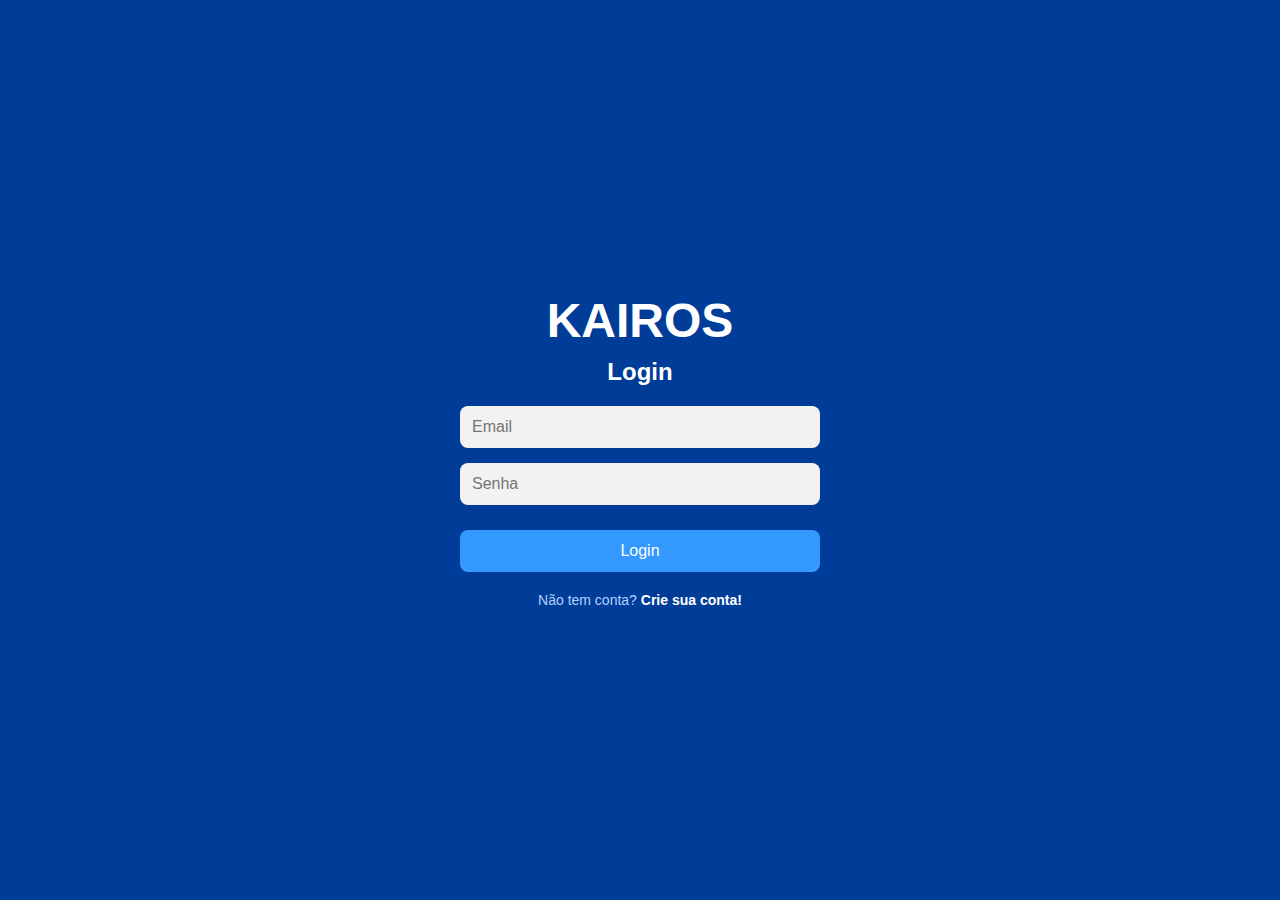
<file: CRONOGRAMA/html/index.html>
<!DOCTYPE html>
<html lang="pt-br">
<head>
    <meta charset="UTF-8">
    <meta name="viewport" content="width=device-width, initial-scale=1.0">
    <title>Login - Kairos</title>
    <link rel="stylesheet" href="./../css/login.css">
    <script src="./../scripts/login.js"></script>
</head>
<body>
<div class="login-container">
    <div class="login-box">
        <h1 class="logo">KAIROS</h1>
        <h2>Login</h2>
        <form id="loginForm" action="" method="POST">
            <input type="text" name="email" id="email" placeholder="Email" required>
            <input type="password" name="password" id="password" placeholder="Senha" required>
            <button type="submit" class="login-button">Login</button>
        </form>
        <p class="signup-text">Não tem conta? <a href="./../html/cadastro.html">Crie sua conta!</a></p>
    </div>
</div>
</body>
</html>
</file>
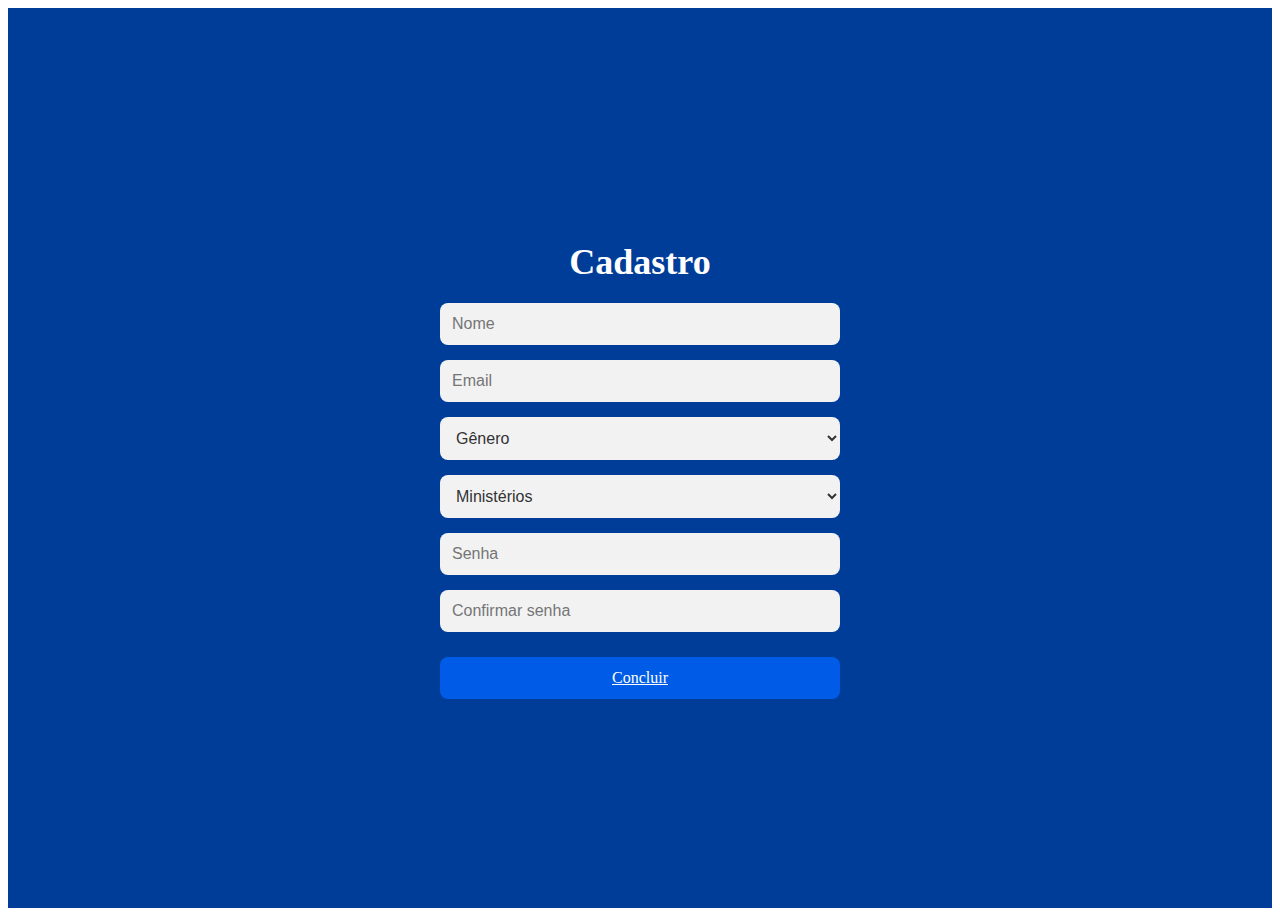
<file: CRONOGRAMA/html/cadastro.html>
<!DOCTYPE html>
<html lang="pt-br">
<head>
    <meta charset="UTF-8">
    <meta name="viewport" content="width=device-width, initial-scale=1.0">
    <title>Cadastro - Kairos</title>
    <link rel="stylesheet" href="./../css/cadastro.css">
</head>
<body>
<div class="register-container">
    <div class="register-box">
        <h1>Cadastro</h1>
        <form id="registerForm" action="register.php" method="POST">
            <input type="text" name="nome" id="name" placeholder="Nome" required>
            <input type="email" name="email" id="email" placeholder="Email" required>

            <select name="genero" id="genero" required>
                <option value="">Gênero</option>
                <option value="feminino">Feminino</option>
                <option value="masculino">Masculino</option>
            </select>

            <select name="ministerio" id="ministerio" required>
                <option value="">Ministérios</option>
                <option value="1">Mídia</option>
                <option value="2">Dança</option>
                <option value="3">Louvor</option>
                <option value="4">Kids</option>
                <option value="5">Atmosfera</option>
            </select>


            <input type="password" name="senha" id="password" placeholder="Senha" required>
            <input type="password" id="confirmPassword" placeholder="Confirmar senha" required>

            <span id="passwordError" style="color: red; display: none;">As senhas não coincidem.</span>

            <a type="submit" class="register-button" href="./../php/home.php" >Concluir</a>
        </form>
    </div>
</div>

<script>
    // Validação de senha
    const registerForm = document.getElementById('registerForm');
    const password = document.getElementById('password');
    const confirmPassword = document.getElementById('confirmPassword');
    const passwordError = document.getElementById('passwordError');

    registerForm.addEventListener('submit', function(event) {
        if (password.value !== confirmPassword.value) {
            event.preventDefault(); // Impede o envio do formulário
            passwordError.style.display = 'block';
        } else {
            passwordError.style.display = 'none';
        }
    });

    // Mensagem interativa para preenchimento dos campos
    const nameInput = document.getElementById('name');
    const emailInput = document.getElementById('email');

    nameInput.addEventListener('input', function() {
        nameInput.style.borderColor = nameInput.value ? '#00cc66' : '';
    });

    emailInput.addEventListener('input', function() {
        emailInput.style.borderColor = emailInput.value.includes('@') ? '#00cc66' : '#e60000';
    });
</script>
</body>
</html>
</file>
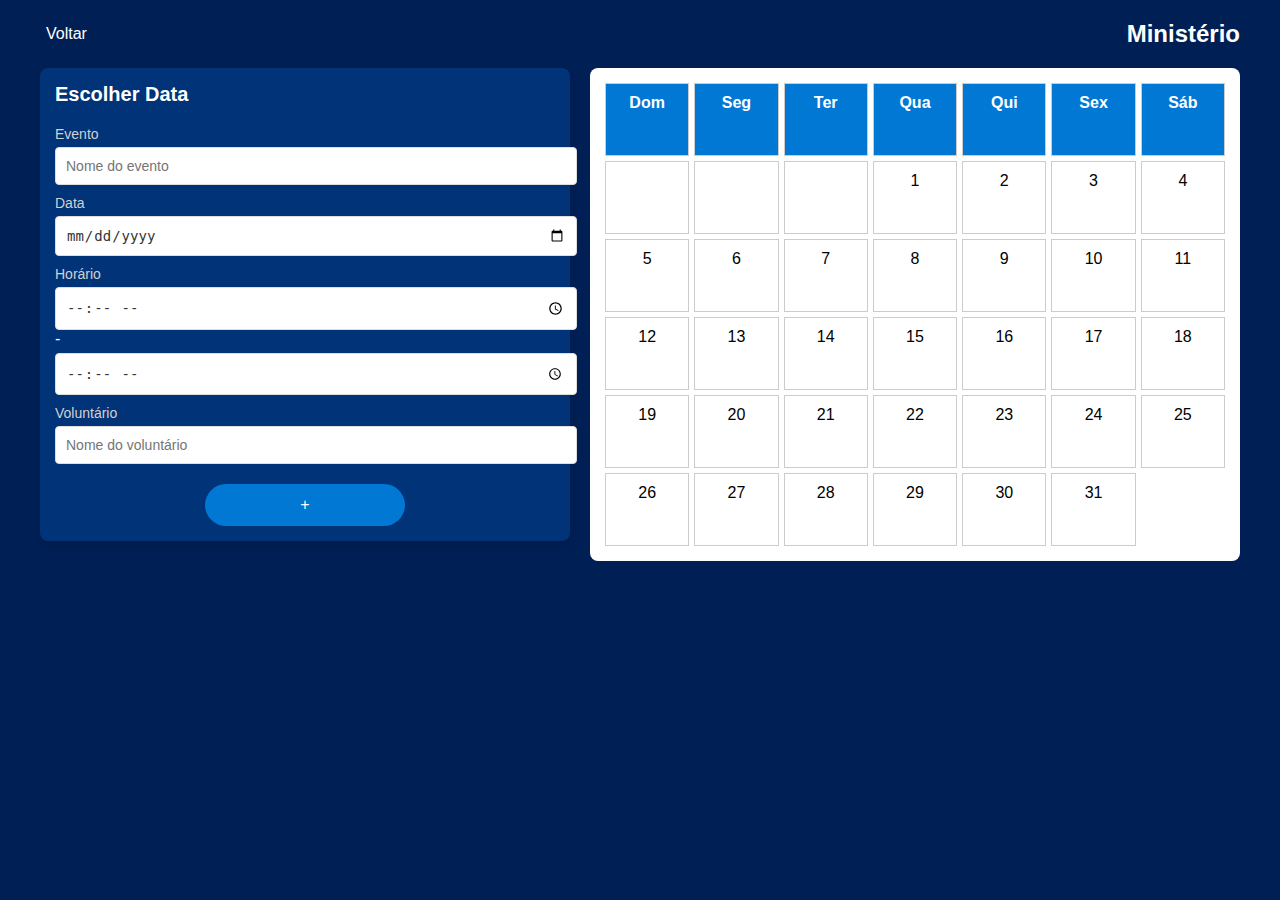
<file: CRONOGRAMA/html/criar-escala.html>
<!DOCTYPE html>
<html lang="pt-BR">
<head>
  <meta charset="UTF-8">
  <meta name="viewport" content="width=device-width, initial-scale=1.0">
  <title>Agenda de Eventos</title>
  <link rel="stylesheet" href="./../css/criar-escala.css">
</head>
<body>
<div class="container">
  <header>
    <button class="back-button" onclick="window.location.href='home-adm.html'">Voltar</button>
    <h2>Ministério</h2>
  </header>
  <div class="content">
    <div class="event-form">
      <h3>Escolher Data</h3>
      <label for="event-name">Evento</label>
      <input type="text" id="event-name" placeholder="Nome do evento">

      <label for="event-date">Data</label>
      <input type="date" id="event-date">

      <label for="event-time">Horário</label>
      <div class="time-inputs">
        <input type="time" id="start-time">
        <span>-</span>
        <input type="time" id="end-time">
      </div>

      <label for="volunteer">Voluntário</label>
      <input type="text" id="volunteer" placeholder="Nome do voluntário">

      <button id="add-event" class="add-button">+</button>
    </div>
    <div id="calendar" class="calendar"></div>
  </div>
</div>
<script src="./../scripts/criar-escala.js"></script>
</body>
</html>
</file>
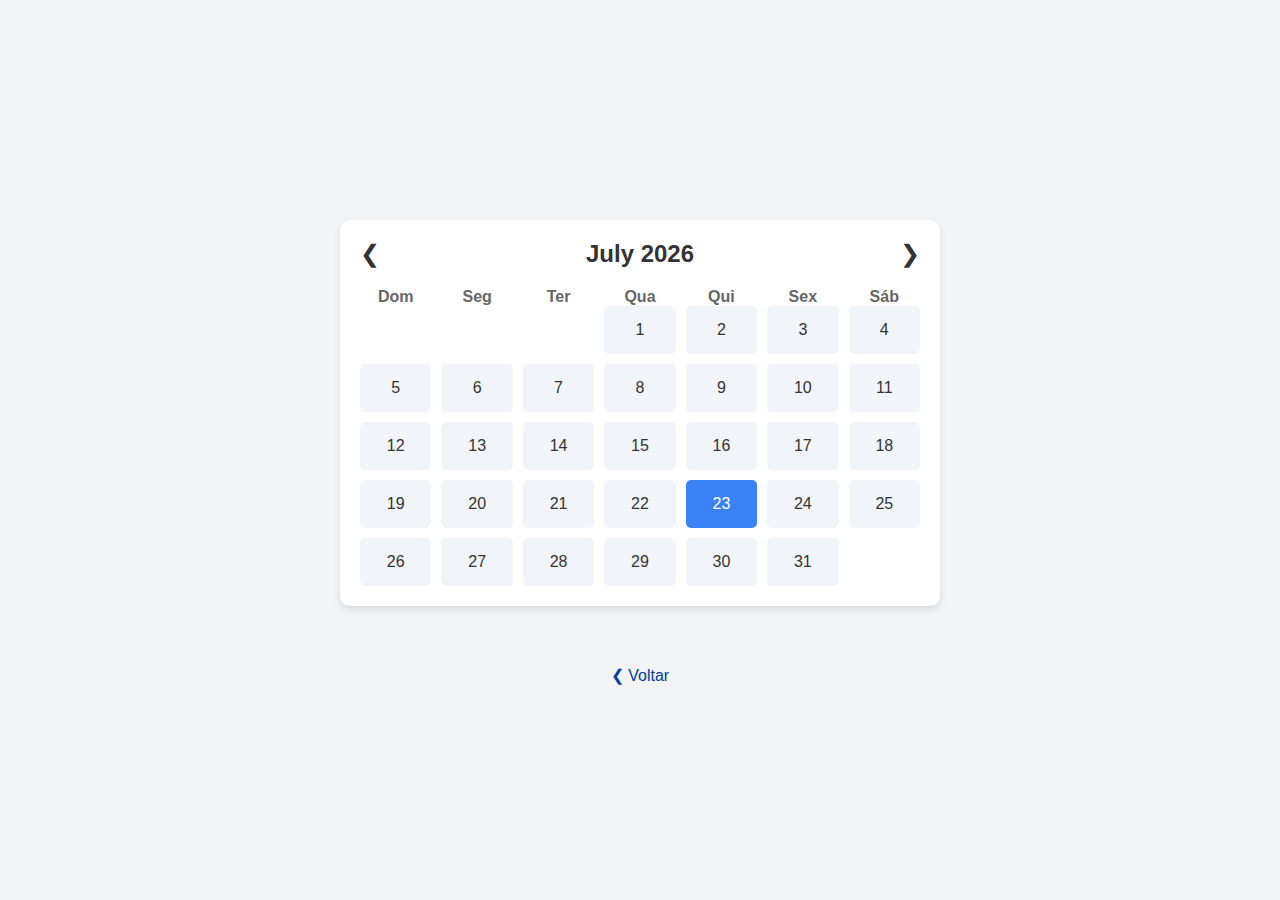
<file: CRONOGRAMA/html/escala.html>
<!DOCTYPE html>
<html lang="pt-br">
<head>
    <meta charset="UTF-8">
    <meta name="viewport" content="width=device-width, initial-scale=1.0">
    <title>Calendário de Cronogramas</title>
    <link rel="stylesheet" href="./../css/escala.css">
</head>
<body>

<div class="calendar-container">
    <header class="calendar-header">
        <button class="nav-button" id="prevMonth">❮</button>
        <h1 id="monthYear"></h1>
        <button class="nav-button" id="nextMonth">❯</button>
    </header>

    <div class="calendar-days">
        <div>Dom</div>
        <div>Seg</div>
        <div>Ter</div>
        <div>Qua</div>
        <div>Qui</div>
        <div>Sex</div>
        <div>Sáb</div>
    </div>

    <div class="calendar-grid" id="calendarGrid"></div>
</div>

<!-- Modal para Visualização de Eventos -->
<div class="modal" id="eventModal">
    <div class="modal-content">
        <span class="close" id="closeModal">&times;</span>
        <h2 id="eventDate">Eventos do dia</h2>
        <div id="eventDetails"></div>
    </div>
</div>
<footer><!-- Botão de Voltar -->
    <button class="back-button" onclick="window.history.back()">
        ❮ Voltar
    </button>
</footer>

<script src="./../scripts/escala.js"></script>
</body>
</html>
</file>
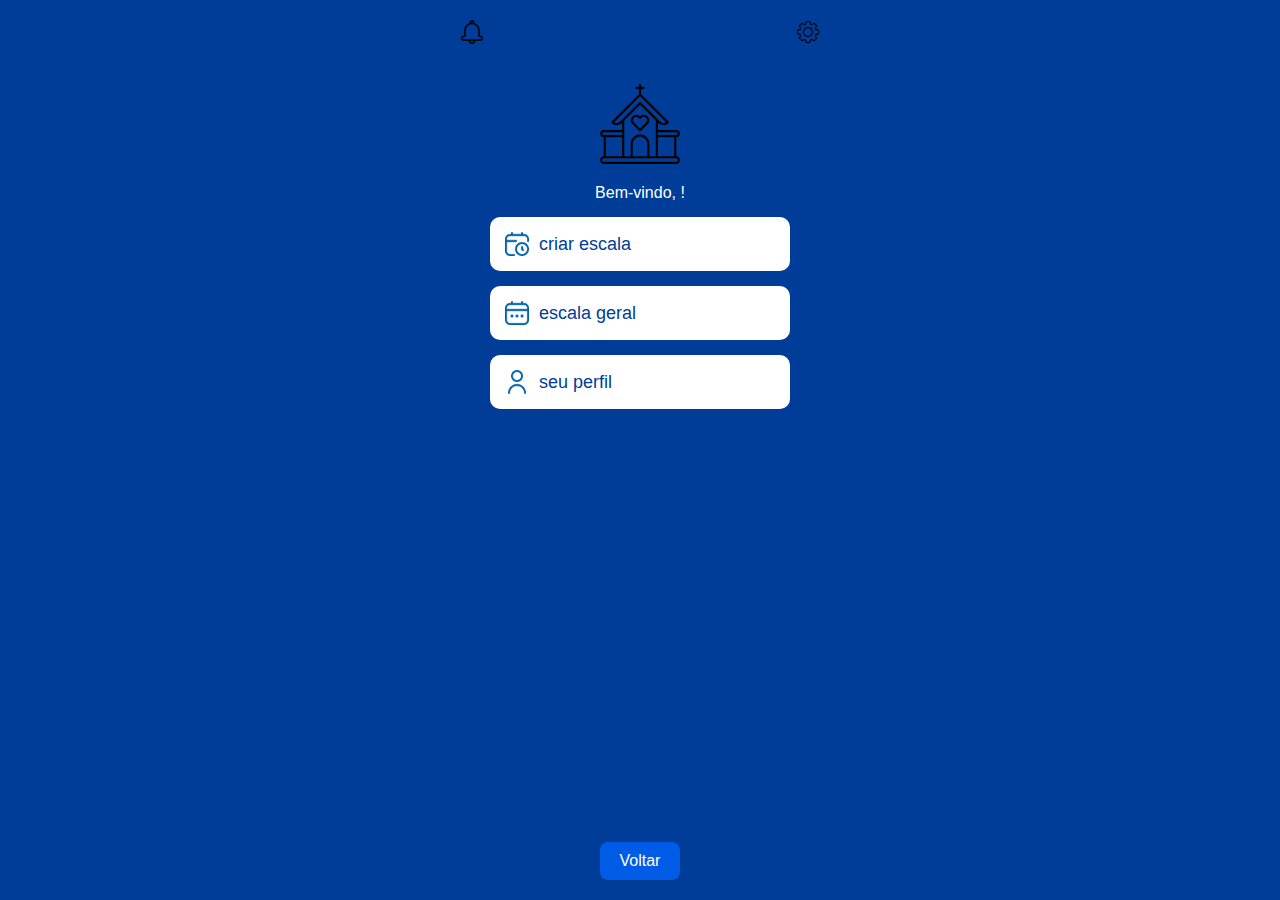
<file: CRONOGRAMA/html/home-adm.html>
<!DOCTYPE html>
<html lang="pt-br">
<head>
  <meta charset="UTF-8">
  <meta name="viewport" content="width=device-width, initial-scale=1.0">
  <title>Home - Kairos</title>
  <link rel="stylesheet" href="./../css/home.css">
  <script src="./../scripts/home.js"></script>
</head>
<body>
<div class="home-container">
  <header>
    <img src="./../assets/notificacao.png" alt="Notificações" class="icon notification-icon">
    <img src="./../assets/config.png" alt="Configurações" class="icon settings-icon">
  </header>

  <div class="logo-container">
    <img src="./../assets/igreja.png" alt="Igreja" class="logo-icon">
  </div>

  <div class="menu">
    <p>Bem-vindo, <?php echo htmlspecialchars($_SESSION['usuario_nome']); ?>!</p> <!-- Saudação personalizada -->

    <!-- Botão alterado de "Sua Escala" para "Criar Escala" -->
    <button class="menu-button" id="criarEscala">
      <img src="./../assets/relogio-calendario.png" alt="Ícone de calendário" class="button-icon">
      <span>criar escala</span>
    </button>

    <button class="menu-button" id="escalaGeral">
      <img src="./../assets/calendario.png" alt="Ícone de calendário" class="button-icon">
      <span>escala geral</span>
    </button>

    <button class="menu-button" id="seuPerfil">
      <img src="./../assets/do-utilizador.png" alt="Ícone de perfil" class="button-icon">
      <span>seu perfil</span>
    </button>
  </div>

  <footer>
    <a href="./index.html" class="back-link">Voltar</a>
  </footer>
</div>

<script>
  // Redireciona para as páginas corretas ao clicar nos botões
  document.getElementById('criarEscala').addEventListener('click', function() {
    window.location.href = './criar-escala.html'; // Página de criação de escalas
  });

  document.getElementById('escalaGeral').addEventListener('click', function() {
    window.location.href = './escalaGeral.html';
  });

  document.getElementById('seuPerfil').addEventListener('click', function() {
    window.location.href = './perfil.html';
  });
</script>

</body>
</html>
</file>
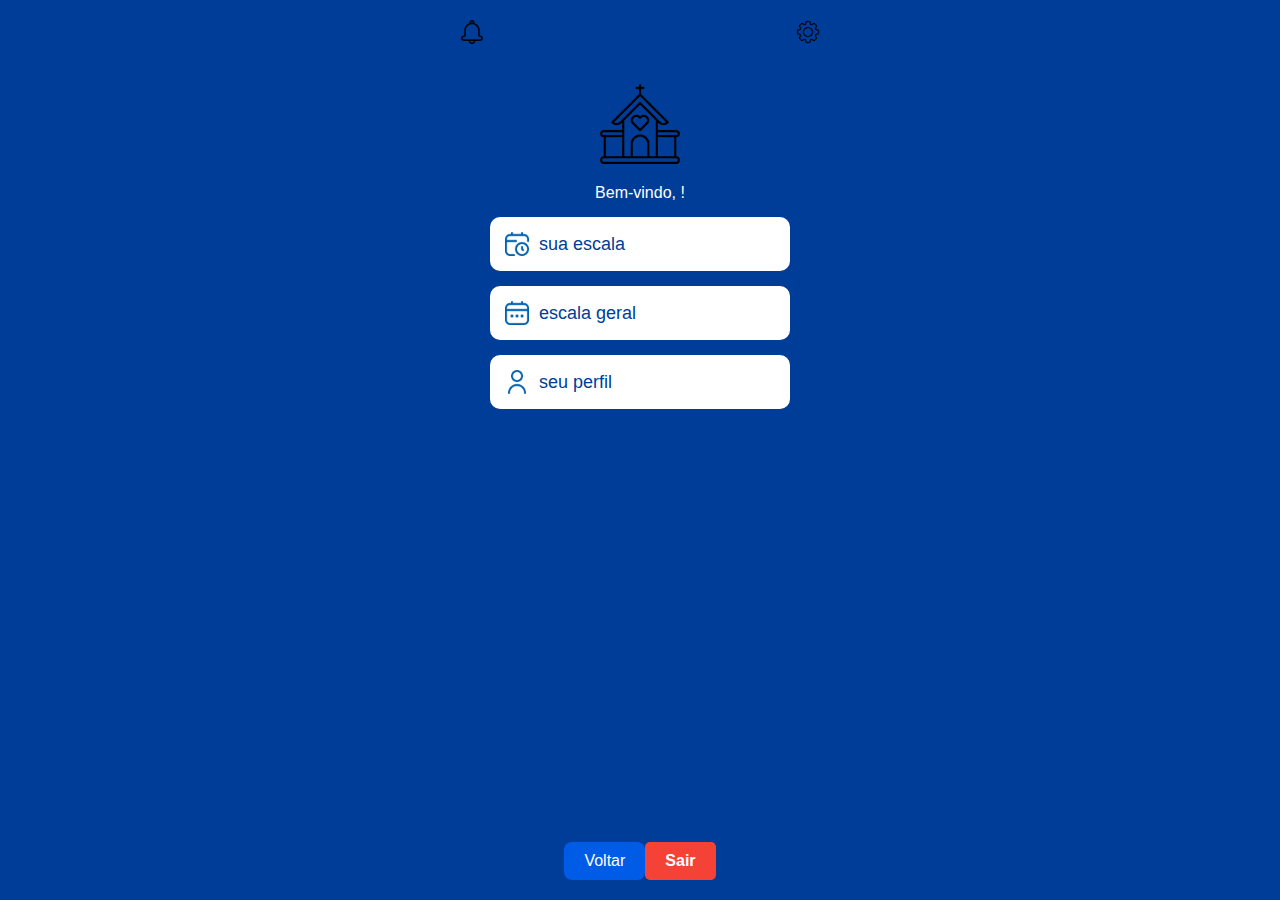
<file: CRONOGRAMA/html/home.html>
<!DOCTYPE html>
<html lang="pt-br">
<head>
    <meta charset="UTF-8">
    <meta name="viewport" content="width=device-width, initial-scale=1.0">
    <title>Home - Kairos</title>
    <link rel="stylesheet" href="./../css/home.css">
    <script src="./../scripts/home.js"></script>
</head>
<body>
<div class="home-container">
    <header>
        <img src="./../assets/notificacao.png" alt="Notificações" class="icon notification-icon">
        <img src="./../assets/config.png" alt="Configurações" class="icon settings-icon">
    </header>

    <div class="logo-container">
        <img src="./../assets/igreja.png" alt="Igreja" class="logo-icon">
    </div>

    <div class="menu">
        <p>Bem-vindo, <?php echo htmlspecialchars($_SESSION['usuario_nome']); ?>!</p> <!-- Saudação personalizada -->

        <button class="menu-button" id="suaEscala">
            <img src="./../assets/relogio-calendario.png" alt="Ícone de calendário" class="button-icon">
            <span>sua escala</span>
        </button>

        <button class="menu-button" id="escalaGeral">
            <img src="./../assets/calendario.png" alt="Ícone de calendário" class="button-icon">
            <span>escala geral</span>
        </button>

        <button class="menu-button" id="seuPerfil">
            <img src="./../assets/do-utilizador.png" alt="Ícone de perfil" class="button-icon">
            <span>seu perfil</span>
        </button>
    </div>

    <footer>
        <a href="./index.html" class="back-link">Voltar</a>
        <a href="./../php/logout.php" class="logout-button">Sair</a>
    </footer>
</div>

<script>
    // Redireciona para as páginas corretas ao clicar nos botões
    document.getElementById('suaEscala').addEventListener('click', function() {
        window.location.href = './escala.html';
    });

    document.getElementById('escalaGeral').addEventListener('click', function() {
        window.location.href = './escalaGeral.html';
    });

    document.getElementById('seuPerfil').addEventListener('click', function() {
        window.location.href = './perfil.html';
    });
</script>

</body>
</html>
</file>
<file: CRONOGRAMA/css/login.css>
* {
    margin: 0;
    padding: 0;
    box-sizing: border-box;
    font-family: Arial, sans-serif;
}

body {
    display: flex;
    justify-content: center;
    align-items: center;
    height: 100vh;
    background-color: #003d99;
}

.login-container {
    display: flex;
    justify-content: center;
    align-items: center;
    width: 100%;
    max-width: 400px;
}

.login-box {
    background-color: #003d99;
    text-align: center;
    color: #fff;
    padding: 20px;
    width: 100%;
    border-radius: 10px;
}

.logo {
    font-size: 48px;
    font-weight: bold;
    margin-bottom: 10px;
}

h2 {
    font-size: 24px;
    margin-bottom: 20px;
}

form {
    display: flex;
    flex-direction: column;
    gap: 15px;
}

input[type="text"],
input[type="password"] {
    padding: 12px;
    font-size: 16px;
    border-radius: 8px;
    border: none;
    width: 100%;
    box-sizing: border-box;
    background-color: #f2f2f2;
    color: #333;
}

.login-button {
    padding: 12px;
    font-size: 16px;
    background-color: #3399ff; /* Azul claro */
    color: #fff;
    border: none;
    border-radius: 8px;
    cursor: pointer;
    margin-top: 10px;
}

.login-button:hover {
    background-color: #007acc;
}

.signup-text {
    font-size: 14px;
    color: #b3d1ff;
    margin-top: 20px;
}

.signup-text a {
    color: #fff;
    font-weight: bold;
    text-decoration: none;
}

.signup-text a:hover {
    text-decoration: underline;
}
</file>
<file: CRONOGRAMA/css/cadastro.css>
.register-container {
    display: flex;
    justify-content: center;
    align-items: center;
    height: 100vh;
    background-color: #003d99;
}

.register-box {
    background-color: #003d99;
    text-align: center;
    color: #fff;
    padding: 20px;
    width: 100%;
    max-width: 400px;
    border-radius: 10px;
}

.register-box h1 {
    font-size: 36px;
    margin-bottom: 20px;
}

form {
    display: flex;
    flex-direction: column;
    gap: 15px;
}

input[type="text"],
input[type="email"],
input[type="password"],
select,
.register-button {
    padding: 12px;
    font-size: 16px;
    border-radius: 8px;
    border: none;
    width: 100%;
    box-sizing: border-box;
}

input[type="text"],
input[type="email"],
input[type="password"],
select {
    background-color: #f2f2f2;
    color: #333;
}

.register-button {
    background-color: #005ce6;
    color: #fff;
    cursor: pointer;
    margin-top: 10px;
}

.register-button:hover {
    background-color: #0047b3;
}

#passwordError {
    font-size: 14px;
    color: red;
    display: none;
}

.terms {
    font-size: 14px;
    color: #b3d1ff;
    margin-top: 10px;
    text-align: center;
}

.terms a {
    color: #fff;
    font-weight: bold;
    text-decoration: none;
}

.terms a:hover {
    text-decoration: underline;
}
</file>
<file: CRONOGRAMA/css/criar-escala.css>
/* Estilos principais */
body {
    font-family: Arial, sans-serif;
    margin: 0;
    background-color: #001f54;
    color: #ffffff;
}

.container {
    padding: 20px;
    max-width: 1200px;
    margin: auto;
}

header {
    display: flex;
    justify-content: space-between;
    align-items: center;
    margin-bottom: 20px;
}

.back-button {
    background: none;
    border: none;
    color: #ffffff;
    font-size: 16px;
    cursor: pointer;
}

h2 {
    font-size: 24px;
    color: #ffffff;
    margin: 0;
}

/* Layout do conteúdo */
.content {
    display: flex;
    flex-wrap: wrap;
    gap: 20px;
    justify-content: center; /* Centraliza o conteúdo */
}

/* Formulário de criação de eventos */
.event-form {
    background-color: #003377;
    padding: 15px;
    border-radius: 8px;
    width: 100%;
    max-width: 500px; /* Limite de largura para dispositivos maiores */
    box-shadow: 0px 4px 6px rgba(0, 0, 0, 0.1);
    margin-bottom: 20px; /* Espaçamento inferior */
}

.event-form h3 {
    margin-top: 0;
    font-size: 20px;
    color: #ffffff;
}

.event-form label {
    display: block;
    margin-top: 10px;
    color: #d1d1d1;
    font-size: 14px;
}

.event-form input, .event-form select {
    width: 100%;
    padding: 10px;
    margin-top: 5px;
    border-radius: 4px;
    border: 1px solid #ddd;
    background-color: #fff;
    color: #333;
    font-size: 14px; /* Garantir consistência nas fontes */
}

/* Ajustes para o botão "Adicionar Evento" */
.add-button {
    margin-top: 20px;
    background-color: #0078d4;
    color: #ffffff;
    border: none;
    padding: 12px 24px; /* Tamanho maior e mais equilibrado */
    width: 100%;
    max-width: 200px; /* Limite de largura para botões */
    border-radius: 25px;
    cursor: pointer;
    font-size: 16px;
    transition: background-color 0.3s;
    display: block; /* Faz com que o botão ocupe o espaço da largura definida */
    margin-left: auto;
    margin-right: auto; /* Centraliza o botão */
}

.add-button:hover {
    background-color: #005a8f;
}

/* Ajustes para o botão "Selecionar Voluntário" */
select {
    margin-top: 10px;
    padding: 10px;
    background-color: #ffffff;
    color: #333;
    border: 1px solid #ddd;
    border-radius: 4px;
    font-size: 14px;
}

/* Calendário */
.calendar {
    flex: 1;
    background-color: #ffffff;
    border-radius: 8px;
    overflow: hidden;
    color: #000;
    padding: 15px;
    display: grid;
    grid-template-columns: repeat(7, 1fr);
    gap: 5px;
}

.calendar div {
    border: 1px solid #ccc;
    padding: 10px;
    text-align: center;
}

.calendar .header {
    font-weight: bold;
    background-color: #0078d4;
    color: #fff;
}

/* Responsividade */

/* Para telas pequenas */
@media screen and (max-width: 768px) {
    .container {
        padding: 10px;
    }

    header {
        flex-direction: column;
        align-items: flex-start;
    }

    .content {
        flex-direction: column;
        gap: 15px;
    }

    .event-form {
        width: 100%;
        max-width: none;
    }

    .calendar {
        grid-template-columns: repeat(3, 1fr); /* Ajuste no número de colunas para telas menores */
    }
}

/* Para dispositivos muito pequenos (celulares) */
@media screen and (max-width: 480px) {
    .event-form {
        padding: 10px;
    }

    .add-button {
        width: 90%; /* Maior área de clique em telas pequenas */
        font-size: 16px;
    }

    .calendar {
        grid-template-columns: repeat(2, 1fr); /* Ajuste para 2 colunas */
    }

    .calendar div {
        font-size: 14px; /* Tamanho de fonte reduzido */
    }
}
</file>
<file: CRONOGRAMA/css/escala.css>
/* Estilos básicos e layout do calendário */
* {
    margin: 0;
    padding: 0;
    box-sizing: border-box;
    font-family: Arial, sans-serif;
}

body {
    display: flex;
    flex-direction: column;
    align-items: center;
    justify-content: center;
    min-height: 100vh;
    background-color: #f3f4f6;
}

/* Botão de voltar */
.back-button {
    background: none;
    border: none;
    color: #003d99;
    font-size: 16px;
    cursor: pointer;
    padding: 5px 10px;
    display: inline-flex;
    align-items: center;
    gap: 5px;
    margin-top: 15px; /* Espaçamento entre o calendário e o botão */
}

.back-button:hover {
    color: #0056b3;
    text-decoration: underline;
}

/* Container do Calendário */
.calendar-container {
    width: 100%;
    max-width: 600px;
    background-color: #fff;
    border-radius: 10px;
    box-shadow: 0 4px 8px rgba(0, 0, 0, 0.1);
    padding: 20px;
    margin: 20px;
}

/* Cabeçalho do calendário */
.calendar-header {
    display: flex;
    justify-content: space-between;
    align-items: center;
    margin-bottom: 20px;
}

.calendar-header h1 {
    font-size: 24px;
    color: #333;
}

.nav-button {
    background: none;
    border: none;
    font-size: 24px;
    color: #333;
    cursor: pointer;
}

/* Dias da semana */
.calendar-days {
    display: grid;
    grid-template-columns: repeat(7, 1fr);
    gap: 10px;
    text-align: center;
}

.calendar-days div {
    font-weight: bold;
    color: #666;
}

/* Estilo das células do calendário */
.calendar-grid {
    display: grid;
    grid-template-columns: repeat(7, 1fr);
    gap: 10px;
    text-align: center;
}

.calendar-grid div {
    padding: 15px;
    border-radius: 5px;
    background-color: #f1f5f9;
    color: #333;
    cursor: pointer;
}

.calendar-grid .today {
    background-color: #3b82f6;
    color: #fff;
}

/* Adiciona estilo de evento */
.calendar-grid .event {
    background-color: #4caf50;
    color: #fff;
    border-radius: 5px;
    padding: 5px;
    font-size: 12px;
}

.calendar-grid .empty {
    background-color: transparent;
}

/* Responsividade para telas pequenas */
@media (max-width: 600px) {
    .calendar-container {
        padding: 15px;
    }

    .calendar-header h1 {
        font-size: 20px;
    }

    .calendar-grid div {
        padding: 10px;
    }
}

/* Modal de Eventos */
.modal {
    display: none;
    position: fixed;
    top: 0; left: 0;
    width: 100%; height: 100%;
    background-color: rgba(0, 0, 0, 0.5);
    justify-content: center;
    align-items: center;
}

.modal-content {
    background-color: #fff;
    padding: 20px;
    border-radius: 10px;
    width: 80%;
    max-width: 400px;
    text-align: center;
}

.close {
    position: absolute;
    top: 10px;
    right: 10px;
    font-size: 24px;
    cursor: pointer;
}

.event-details {
    margin-top: 15px;
}

.event-details h3 {
    color: #333;
}

.event-details p {
    color: #666;
}

/* Footer */
footer {
    display: flex;
    justify-content: center;
    margin-top: 20px;
}

footer .back-button {
    margin-bottom: 10px;
}
/* Calendário completo */
.calendar-grid div {
    padding: 15px;
    border-radius: 5px;
    background-color: #f1f5f9;
    color: #333;
    cursor: pointer;
    text-align: center;
}

.calendar-grid .today {
    background-color: #3b82f6;
    color: #fff;
}

.calendar-grid .event {
    background-color: #4caf50; /* Cor de destaque para o evento */
    color: #fff;
    border-radius: 5px;
    font-size: 12px;
    padding: 5px;
}

.calendar-grid .empty {
    background-color: transparent;
}

/* Modal para evento */
.modal {
    display: none;
    position: fixed;
    top: 0;
    left: 0;
    width: 100%;
    height: 100%;
    background-color: rgba(0, 0, 0, 0.5);
    justify-content: center;
    align-items: center;
}

.modal-content {
    background-color: #fff;
    padding: 20px;
    border-radius: 10px;
    width: 80%;
    max-width: 400px;
    text-align: center;
}

.close {
    position: absolute;
    top: 10px;
    right: 10px;
    font-size: 24px;
    cursor: pointer;
}
</file>
<file: CRONOGRAMA/css/home.css>
* {
    margin: 0;
    padding: 0;
    box-sizing: border-box;
    font-family: Arial, sans-serif;
}

body {
    display: flex;
    justify-content: center;
    align-items: center;
    min-height: 100vh;
    background-color: #003d99;
}

.home-container {
    display: flex;
    flex-direction: column;
    align-items: center;
    justify-content: space-between;
    width: 100%;
    max-width: 400px;
    height: 100vh;
    padding: 20px;
    color: #fff;
}

header {
    display: flex;
    justify-content: space-between;
    width: 100%;
}

.icon {
    width: 24px;
    height: 24px;
    cursor: pointer;
    filter: brightness(0); /* Torna os ícones fora dos botões pretos */
}

.logo-container {
    margin-top: 40px;
    display: flex;
    justify-content: center;
}

.logo-icon {
    width: 80px;
    height: 80px;
}

.menu {
    display: flex;
    flex-direction: column;
    gap: 15px;
    width: 100%;
    max-width: 300px;
    margin-top: 20px;
    align-items: center;
}

.menu-button {
    display: flex;
    align-items: center;
    justify-content: left;
    background-color: #ffffff;
    color: #003d99;
    font-size: 18px;
    padding: 15px;
    border: none;
    border-radius: 10px;
    cursor: pointer;
    width: 100%;
    gap: 10px;
    transition: background-color 0.3s;
}

.menu-button .button-icon {
    width: 24px;
    height: 24px;
    filter: brightness(0) saturate(100%) invert(29%) sepia(100%) saturate(6046%) hue-rotate(192deg) brightness(88%) contrast(110%);
    /* Define os ícones dentro dos botões como azuis */
}

.menu-button:hover {
    background-color: #e6f0ff;
}

footer {
    display: flex;
    justify-content: center;
    width: 100%;
    margin-top: auto;
}

.back-link {
    display: inline-block;
    padding: 10px 20px;
    background-color: #005ce6;
    color: #fff;
    border-radius: 8px;
    font-size: 16px;
    text-decoration: none;
    transition: background-color 0.3s;
}

.back-link:hover {
    background-color: #0047b3;
}

.logout-button {
    display: inline-block;
    padding: 10px 20px;
    background-color: #f44336; /* Vermelho */
    color: white;
    text-decoration: none;
    border-radius: 5px;
    font-size: 16px;
    font-weight: bold;
}

.logout-button:hover {
    background-color: #d32f2f; /* Vermelho escuro */
}

/* Responsividade para dispositivos móveis */
@media (max-width: 600px) {
    .home-container {
        padding: 10px;
    }

    .menu-button {
        font-size: 16px;
        padding: 12px;
    }

    .icon {
        width: 20px;
        height: 20px;
    }
}
</file>
